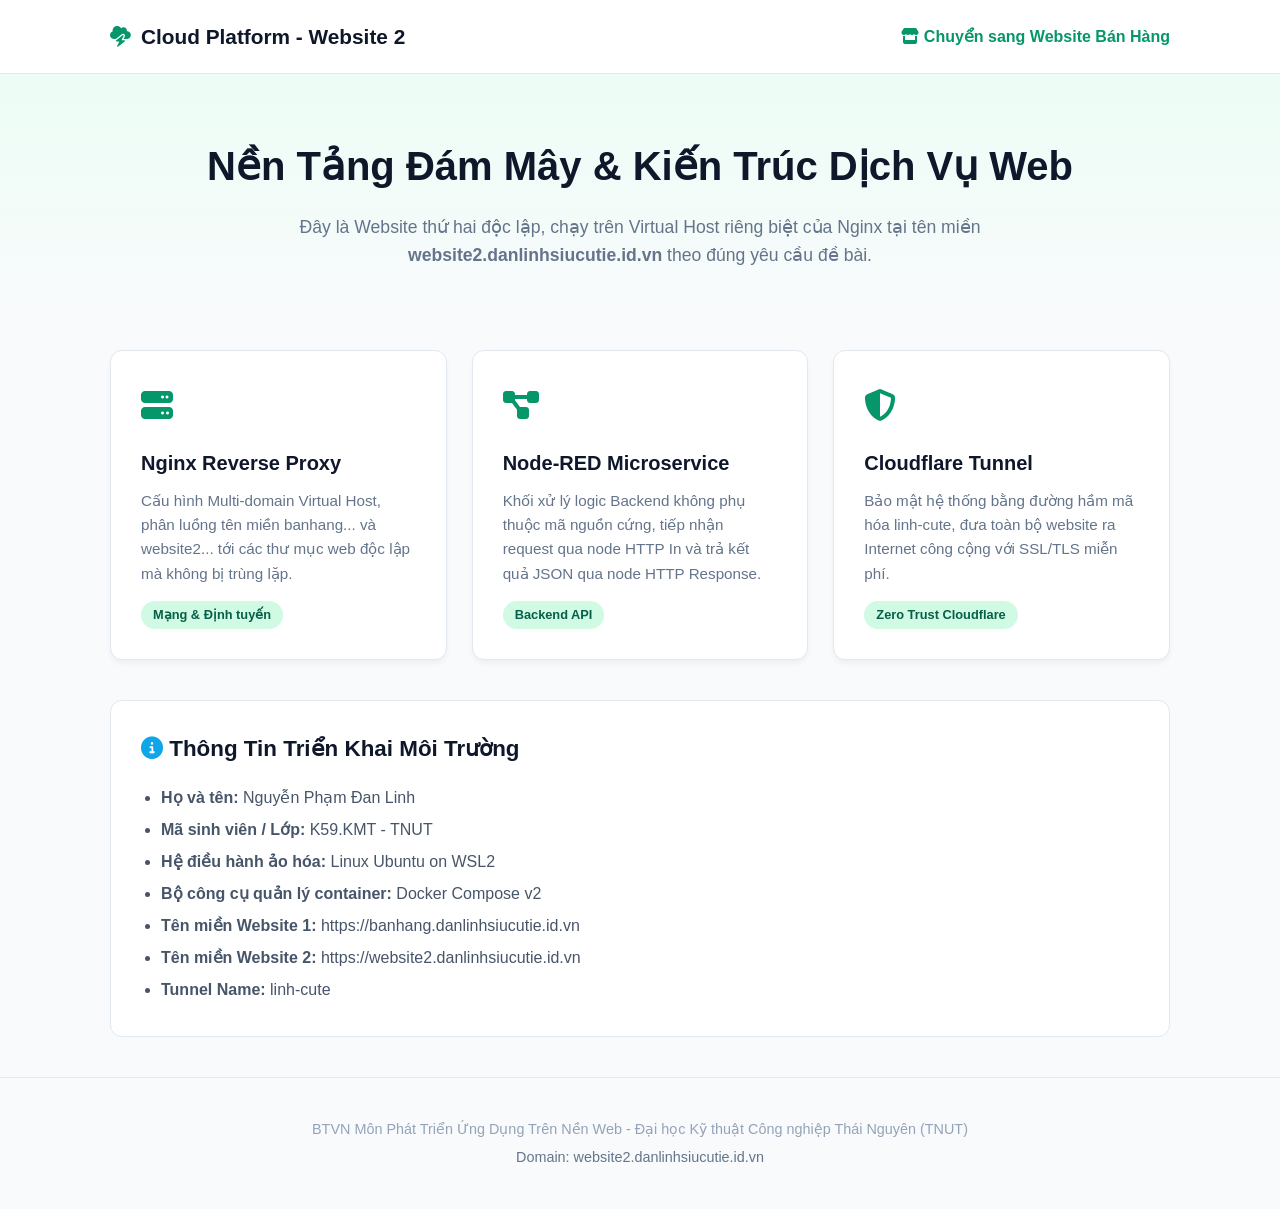
<file: web/website2/index.html>
<!DOCTYPE html>
<html lang="vi">
<head>
    <meta charset="UTF-8">
    <meta name="viewport" content="width=device-width, initial-scale=1.0">
    <title>Website 2 - Tech Portfolio & Cloud Platform</title>
    <link rel="stylesheet" href="css/style.css">
    <link rel="stylesheet" href="https://cdnjs.cloudflare.com/ajax/libs/font-awesome/6.4.0/css/all.min.css">
</head>
<body>

    <header>
        <div class="container nav">
            <div class="brand">
                <i class="fa-solid fa-cloud-bolt" style="color: #059669;"></i>
                <span>Cloud Platform - Website 2</span>
            </div>
            <div>
                <a href="https://banhang.danlinhsiucutie.id.vn" style="color:#059669; font-weight:600; text-decoration:none;">
                    <i class="fa-solid fa-store"></i> Chuyển sang Website Bán Hàng
                </a>
            </div>
        </div>
    </header>

    <section class="hero">
        <div class="container">
            <h1>Nền Tảng Đám Mây & Kiến Trúc Dịch Vụ Web</h1>
            <p>Đây là Website thứ hai độc lập, chạy trên Virtual Host riêng biệt của Nginx tại tên miền <strong>website2.danlinhsiucutie.id.vn</strong> theo đúng yêu cầu đề bài.</p>
        </div>
    </section>

    <main class="container">
        <div class="grid-3">
            <div class="card">
                <div class="card-icon"><i class="fa-solid fa-server"></i></div>
                <h3>Nginx Reverse Proxy</h3>
                <p>Cấu hình Multi-domain Virtual Host, phân luồng tên miền <code>banhang...</code> và <code>website2...</code> tới các thư mục web độc lập mà không bị trùng lặp.</p>
                <span class="tag">Mạng & Định tuyến</span>
            </div>

            <div class="card">
                <div class="card-icon"><i class="fa-solid fa-diagram-project"></i></div>
                <h3>Node-RED Microservice</h3>
                <p>Khối xử lý logic Backend không phụ thuộc mã nguồn cứng, tiếp nhận request qua node HTTP In và trả kết quả JSON qua node HTTP Response.</p>
                <span class="tag">Backend API</span>
            </div>

            <div class="card">
                <div class="card-icon"><i class="fa-solid fa-shield-halved"></i></div>
                <h3>Cloudflare Tunnel</h3>
                <p>Bảo mật hệ thống bằng đường hầm mã hóa <code>linh-cute</code>, đưa toàn bộ website ra Internet công cộng với SSL/TLS miễn phí.</p>
                <span class="tag">Zero Trust Cloudflare</span>
            </div>
        </div>

        <div style="background:#ffffff; border-radius:12px; padding:30px; border:1px solid #e2e8f0; margin-bottom:40px;">
            <h2 style="font-size:1.4rem; margin-bottom:15px; color:#0f172a;">
                <i class="fa-solid fa-circle-info" style="color:#0ea5e9;"></i> Thông Tin Triển Khai Môi Trường
            </h2>
            <ul style="padding-left:20px; line-height:2; color:#475569;">
                <li><strong>Họ và tên:</strong> Nguyễn Phạm Đan Linh</li>
                <li><strong>Mã sinh viên / Lớp:</strong> K59.KMT - TNUT</li>
                <li><strong>Hệ điều hành ảo hóa:</strong> Linux Ubuntu on WSL2</li>
                <li><strong>Bộ công cụ quản lý container:</strong> Docker Compose v2</li>
                <li><strong>Tên miền Website 1:</strong> <code>https://banhang.danlinhsiucutie.id.vn</code></li>
                <li><strong>Tên miền Website 2:</strong> <code>https://website2.danlinhsiucutie.id.vn</code></li>
                <li><strong>Tunnel Name:</strong> <code>linh-cute</code></li>
            </ul>
        </div>
    </main>

    <footer>
        <div class="container">
            <p>BTVN Môn Phát Triển Ứng Dụng Trên Nền Web - Đại học Kỹ thuật Công nghiệp Thái Nguyên (TNUT)</p>
            <p style="margin-top:5px; color:#64748b;">Domain: <code>website2.danlinhsiucutie.id.vn</code></p>
        </div>
    </footer>

</body>
</html>
</file>
<file: web/website2/css/style.css>
:root {
  --primary: #059669;
  --primary-hover: #047857;
  --secondary: #0ea5e9;
  --dark: #0f172a;
  --light: #f8fafc;
  --text: #334155;
  --border: #e2e8f0;
}

* {
  margin: 0;
  padding: 0;
  box-sizing: border-box;
  font-family: -apple-system, BlinkMacSystemFont, "Segoe UI", Roboto, Helvetica, Arial, sans-serif;
}

body {
  background-color: var(--light);
  color: var(--text);
  line-height: 1.6;
}

.container {
  max-width: 1100px;
  margin: 0 auto;
  padding: 0 20px;
}

header {
  background: #ffffff;
  border-bottom: 1px solid var(--border);
  padding: 20px 0;
}

.nav {
  display: flex;
  justify-content: space-between;
  align-items: center;
}

.brand {
  font-size: 1.3rem;
  font-weight: 700;
  color: var(--dark);
  display: flex;
  align-items: center;
  gap: 10px;
}

.hero {
  padding: 60px 0 40px;
  text-align: center;
  background: linear-gradient(180deg, #ecfdf5 0%, #f8fafc 100%);
}

.hero h1 {
  font-size: 2.5rem;
  color: var(--dark);
  margin-bottom: 15px;
}

.hero p {
  font-size: 1.1rem;
  color: #64748b;
  max-width: 700px;
  margin: 0 auto;
}

.grid-3 {
  display: grid;
  grid-template-columns: repeat(auto-fit, minmax(300px, 1fr));
  gap: 25px;
  margin: 40px 0;
}

.card {
  background: #ffffff;
  padding: 30px;
  border-radius: 12px;
  border: 1px solid var(--border);
  box-shadow: 0 4px 6px -1px rgba(0,0,0,0.05);
  transition: transform 0.2s;
}

.card:hover {
  transform: translateY(-5px);
}

.card-icon {
  font-size: 2rem;
  color: var(--primary);
  margin-bottom: 15px;
}

.card h3 {
  font-size: 1.25rem;
  color: var(--dark);
  margin-bottom: 10px;
}

.card p {
  color: #64748b;
  font-size: 0.95rem;
}

.tag {
  display: inline-block;
  padding: 4px 12px;
  background: #d1fae5;
  color: #065f46;
  border-radius: 9999px;
  font-size: 0.8rem;
  font-weight: 600;
  margin-top: 15px;
}

footer {
  text-align: center;
  padding: 40px 0;
  border-top: 1px solid var(--border);
  color: #94a3b8;
  font-size: 0.9rem;
}
</file>
